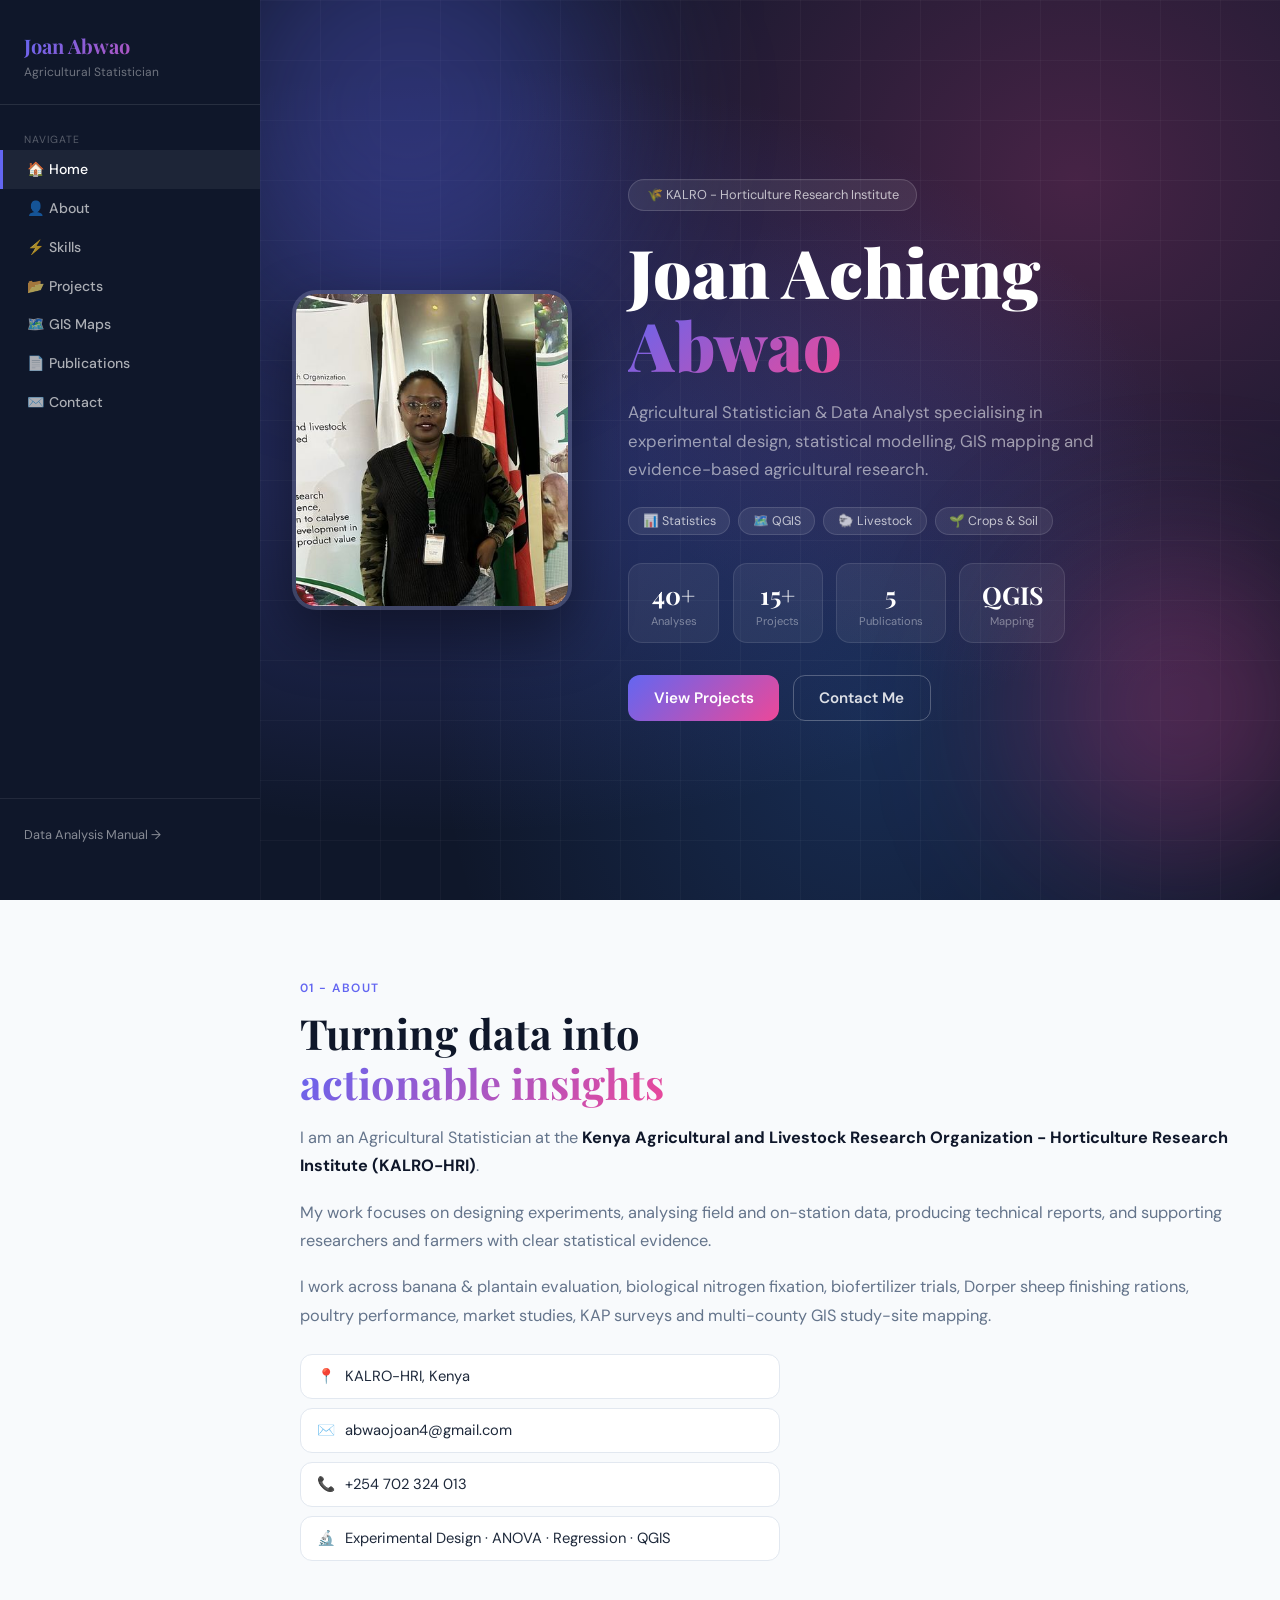
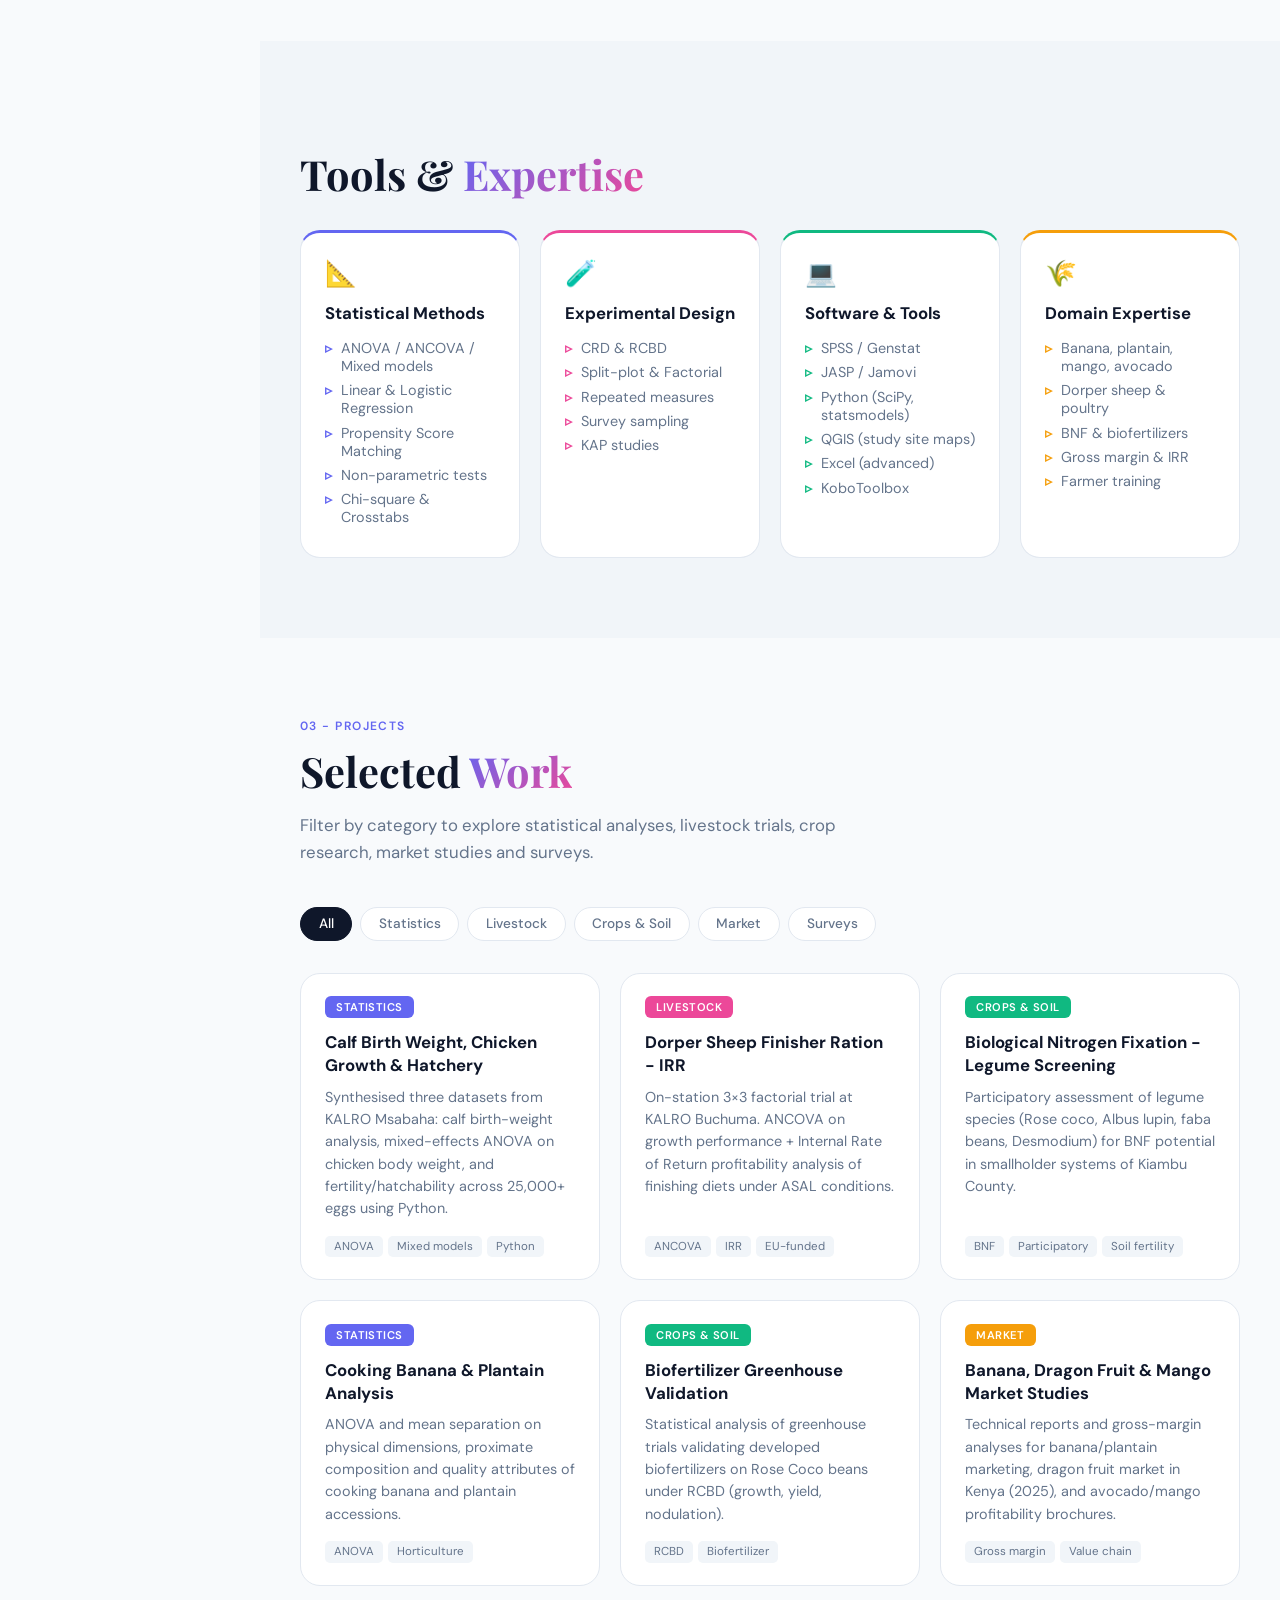
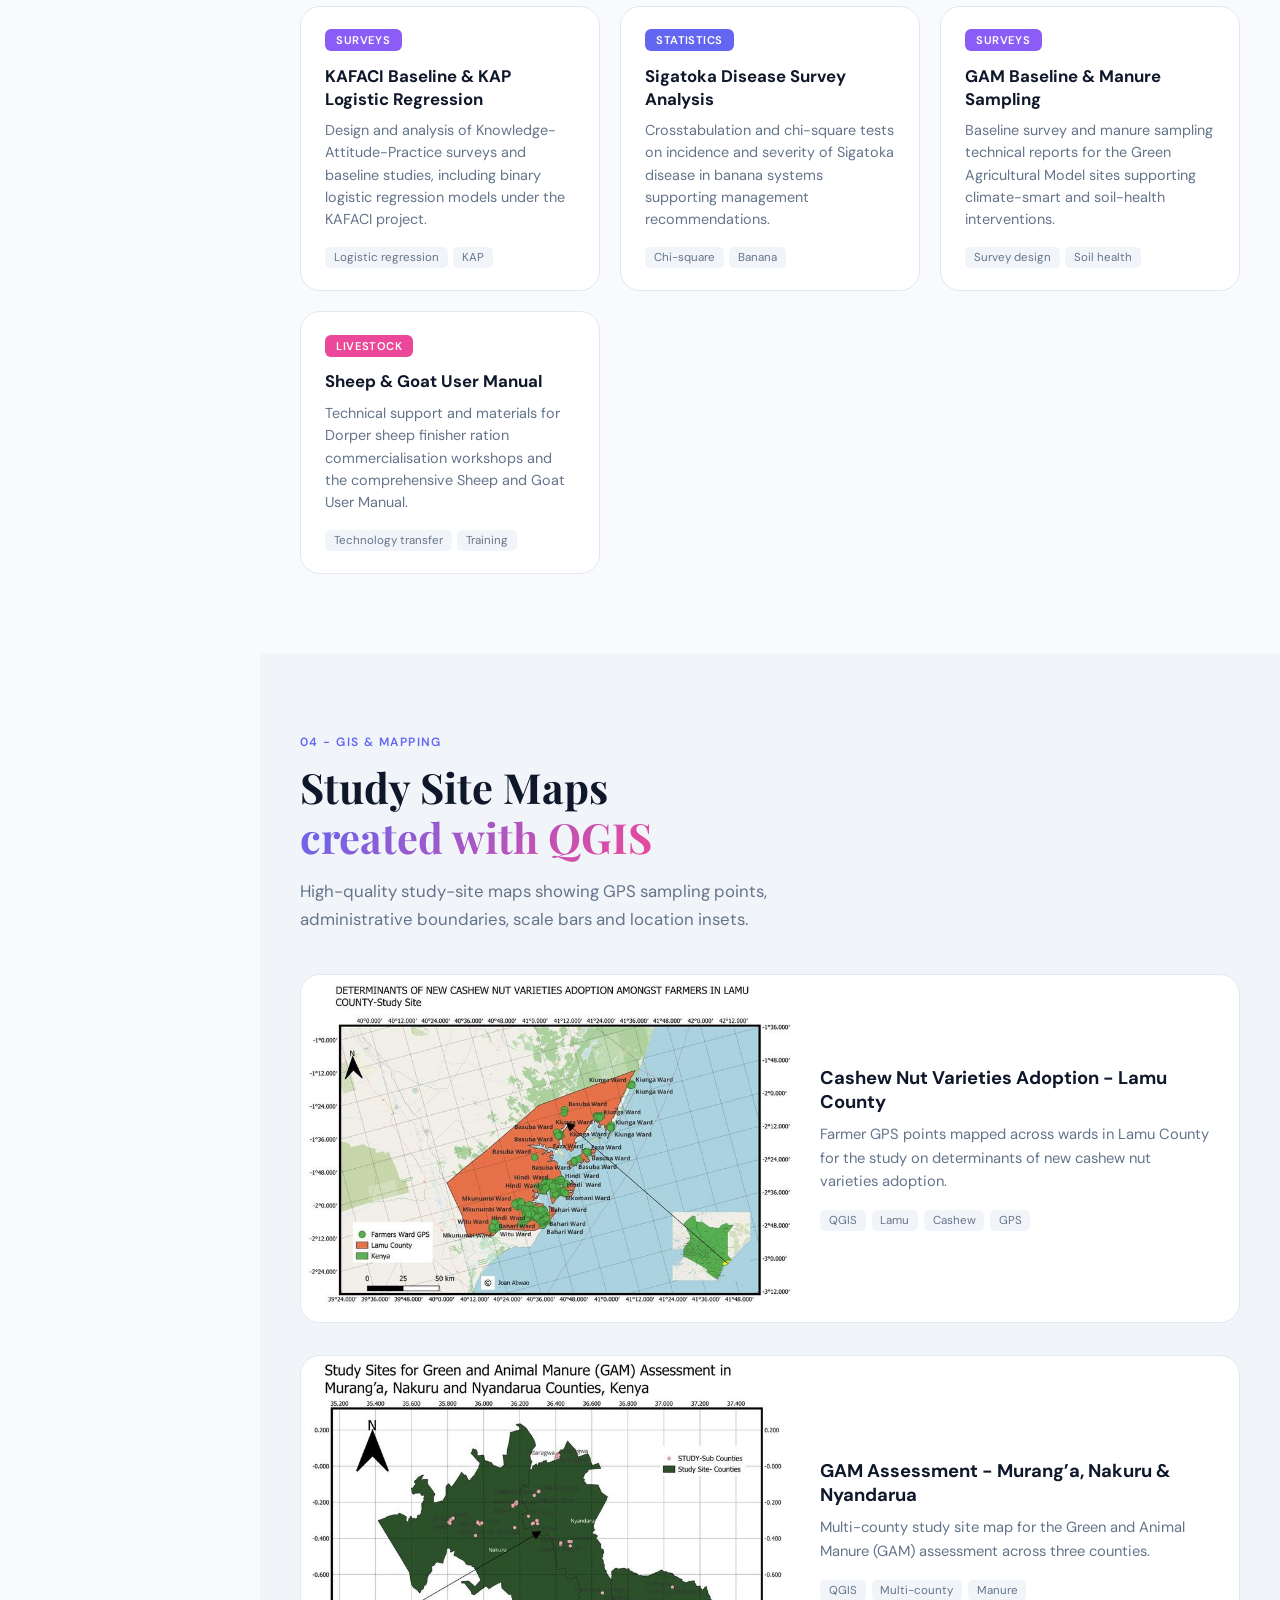
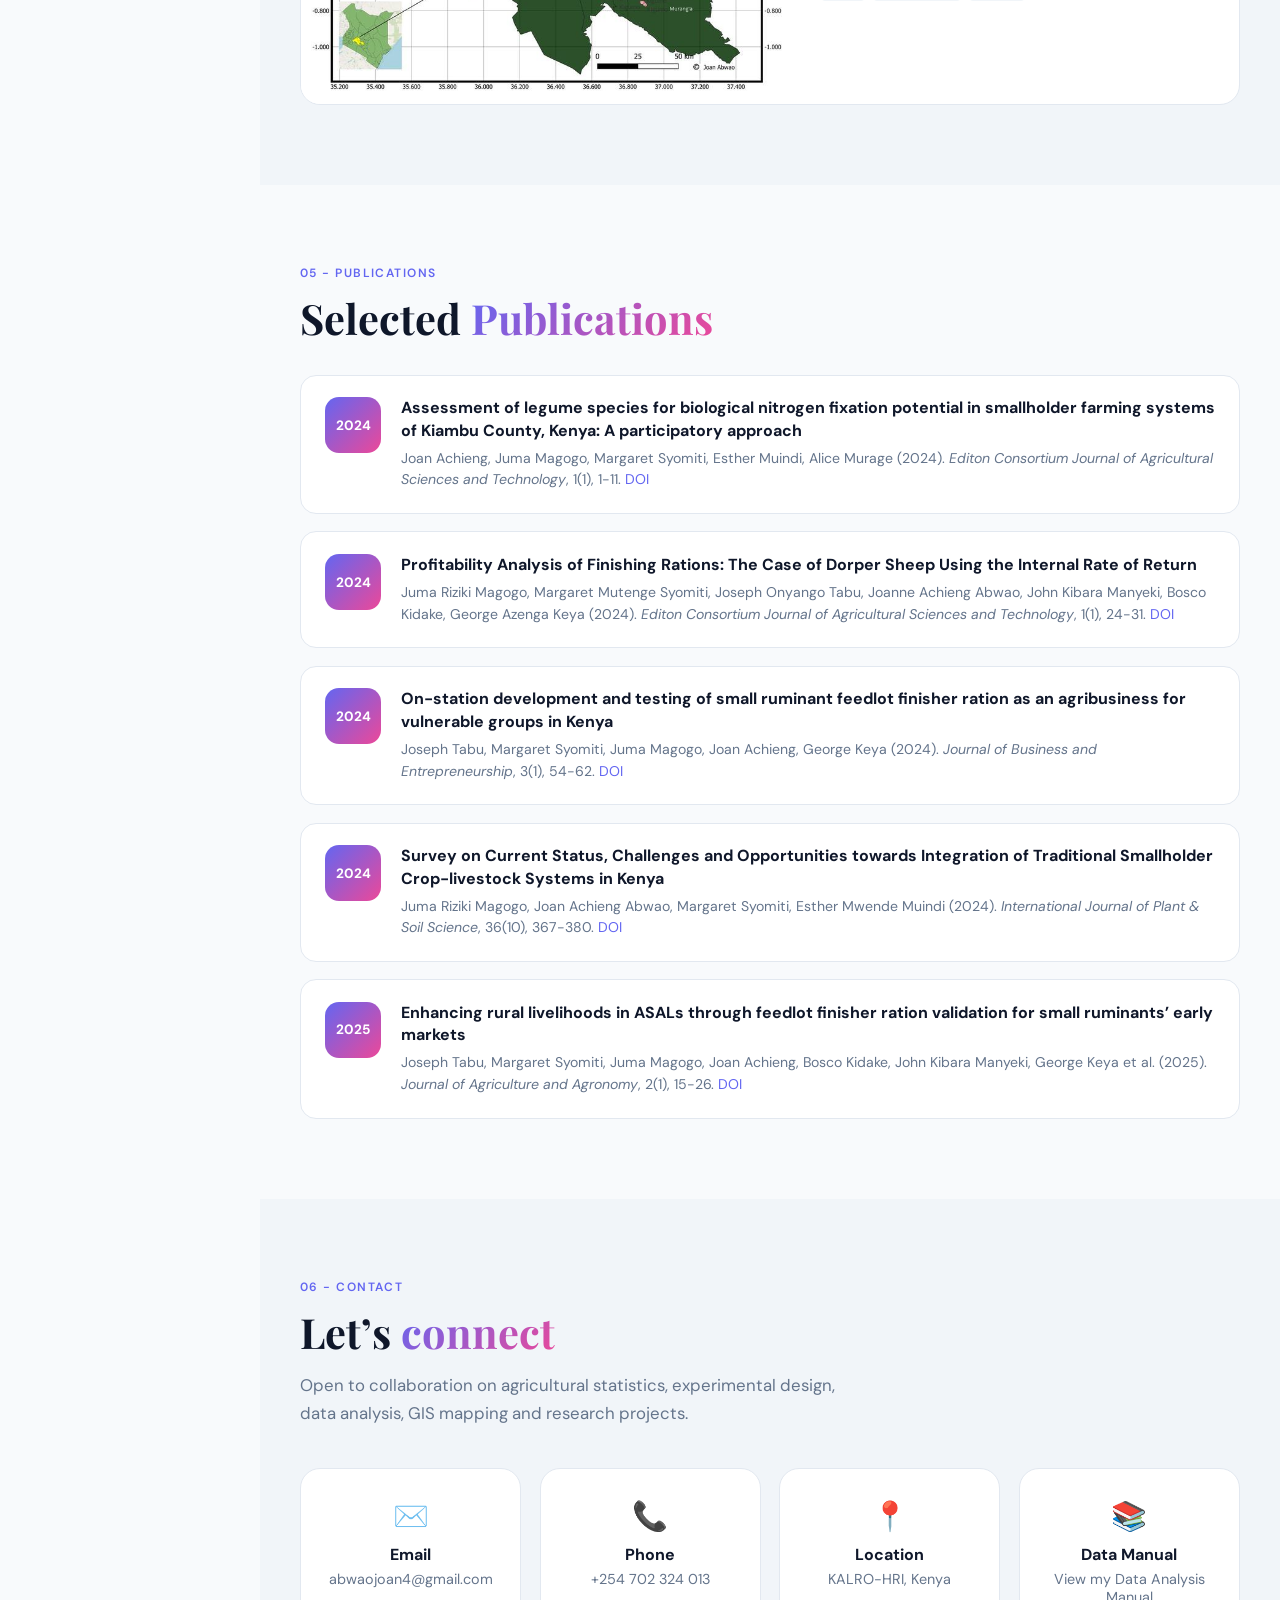
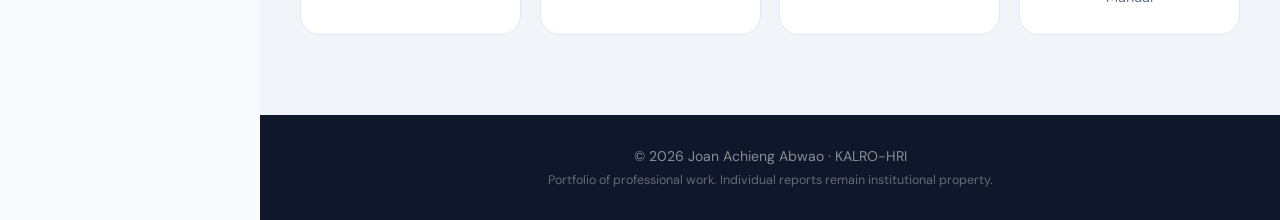
<file: index.html>
<!DOCTYPE html>
<html lang="en">
<head>
<meta charset="UTF-8">
<meta name="viewport" content="width=device-width, initial-scale=1.0">
<title>Joan Achieng Abwao | Portfolio</title>
<link href="https://fonts.googleapis.com/css2?family=Playfair+Display:wght@700;900&family=DM+Sans:wght@300;400;500;600;700&display=swap" rel="stylesheet">
<style>
:root {
  --ink:#0f172a; --soft:#1e293b; --muted:#64748b; --bg:#f8fafc; --card:#fff;
  --c1:#6366f1; --c2:#ec4899; --grad:linear-gradient(135deg,#6366f1,#ec4899);
  --shadow:0 20px 60px rgba(0,0,0,.08); --radius:20px;
}
*,*::before,*::after{box-sizing:border-box;margin:0;padding:0}
html{scroll-behavior:smooth}
body{font-family:'DM Sans',sans-serif;background:var(--bg);color:var(--ink);overflow-x:hidden}
img{max-width:100%;display:block}
a{text-decoration:none;color:inherit}
ul{list-style:none}

/* SIDEBAR */
.sidebar{position:fixed;left:0;top:0;bottom:0;width:260px;background:var(--ink);color:#fff;z-index:100;padding:2rem 0;display:flex;flex-direction:column;transition:transform .3s}
.sidebar-logo{padding:0 1.5rem 1.5rem;border-bottom:1px solid rgba(255,255,255,.1);margin-bottom:1rem}
.sidebar-logo h2{font-family:'Playfair Display',serif;font-size:1.25rem;background:var(--grad);-webkit-background-clip:text;-webkit-text-fill-color:transparent;background-clip:text}
.sidebar-logo p{color:rgba(255,255,255,.4);font-size:.75rem;margin-top:.3rem}
.nav-section{padding:.75rem 1.5rem .25rem;color:rgba(255,255,255,.3);font-size:.65rem;letter-spacing:.1em;text-transform:uppercase}
.nav-link{display:flex;align-items:center;gap:.75rem;padding:.65rem 1.5rem;color:rgba(255,255,255,.65);font-size:.88rem;font-weight:500;transition:all .2s;border-left:3px solid transparent}
.nav-link:hover,.nav-link.active{color:#fff;background:rgba(255,255,255,.06);border-left-color:var(--c1)}
.sidebar-footer{margin-top:auto;padding:1.5rem;border-top:1px solid rgba(255,255,255,.08)}
.sidebar-footer a{font-size:.8rem;color:rgba(255,255,255,.5)}
.sidebar-footer a:hover{color:#fff}
.menu-toggle{display:none;position:fixed;top:1rem;right:1rem;z-index:200;width:44px;height:44px;border-radius:12px;background:var(--ink);border:none;cursor:pointer;flex-direction:column;align-items:center;justify-content:center;gap:5px}
.menu-toggle span{display:block;width:18px;height:2px;background:#fff}

.main{margin-left:260px;min-height:100vh}

/* HERO */
.cover{min-height:100vh;background:var(--ink);display:flex;align-items:center;justify-content:center;position:relative;overflow:hidden;padding:4rem 2rem}
.cover-bg{position:absolute;inset:0;background:radial-gradient(ellipse at 20% 50%,rgba(99,102,241,.3) 0%,transparent 60%),radial-gradient(ellipse at 80% 20%,rgba(236,72,153,.25) 0%,transparent 50%),radial-gradient(ellipse at 60% 80%,rgba(59,130,246,.2) 0%,transparent 50%)}
.cover-grid{position:absolute;inset:0;background-image:linear-gradient(rgba(255,255,255,.03) 1px,transparent 1px),linear-gradient(90deg,rgba(255,255,255,.03) 1px,transparent 1px);background-size:60px 60px}
.orb{position:absolute;border-radius:50%;filter:blur(80px);pointer-events:none;animation:float 9s ease-in-out infinite}
.orb1{width:400px;height:400px;background:rgba(99,102,241,.35);top:-10%;left:-5%}
.orb2{width:300px;height:300px;background:rgba(236,72,153,.3);bottom:5%;right:-5%;animation-delay:-4s}
@keyframes float{0%,100%{transform:translateY(0)}50%{transform:translateY(-30px)}}
.cover-inner{position:relative;z-index:1;display:flex;align-items:center;gap:3.5rem;max-width:980px;width:100%}
.cover-photo img{width:280px;height:320px;object-fit:cover;border-radius:24px;border:4px solid rgba(255,255,255,.15);box-shadow:0 25px 60px rgba(0,0,0,.45)}
.cover-content{text-align:left;flex:1}
.cover-badge{display:inline-flex;background:rgba(255,255,255,.08);border:1px solid rgba(255,255,255,.15);color:rgba(255,255,255,.7);font-size:.8rem;padding:.4rem 1.1rem;border-radius:50px;margin-bottom:1.5rem}
.cover-title{font-family:'Playfair Display',serif;font-size:clamp(2.4rem,5.5vw,4.2rem);font-weight:900;color:#fff;line-height:1.08;margin-bottom:1.1rem}
.cover-title span{background:var(--grad);-webkit-background-clip:text;-webkit-text-fill-color:transparent;background-clip:text}
.cover-sub{font-size:1.05rem;color:rgba(255,255,255,.55);max-width:520px;margin:0 0 1.5rem;line-height:1.7}
.cover-meta{display:flex;flex-wrap:wrap;gap:.5rem;margin-bottom:1.75rem}
.pill{background:rgba(255,255,255,.08);border:1px solid rgba(255,255,255,.12);color:rgba(255,255,255,.7);font-size:.78rem;padding:.3rem .85rem;border-radius:50px}
.cover-stats{display:flex;gap:.85rem;flex-wrap:wrap;margin-bottom:2rem}
.cover-stat{text-align:center;background:rgba(255,255,255,.06);border:1px solid rgba(255,255,255,.1);padding:.9rem 1.35rem;border-radius:14px;min-width:90px}
.cover-stat .num{font-family:'Playfair Display',serif;font-size:1.55rem;font-weight:700;color:#fff}
.cover-stat .lbl{font-size:.7rem;color:rgba(255,255,255,.4);margin-top:.15rem}
.cover-cta{display:flex;gap:.85rem;flex-wrap:wrap}
.btn-primary{display:inline-flex;align-items:center;padding:.75rem 1.6rem;background:var(--grad);color:#fff;font-weight:600;font-size:.95rem;border-radius:12px;transition:transform .2s,box-shadow .2s}
.btn-primary:hover{transform:translateY(-2px);box-shadow:0 10px 30px rgba(99,102,241,.4)}
.btn-ghost{display:inline-flex;padding:.75rem 1.6rem;border:1px solid rgba(255,255,255,.25);color:rgba(255,255,255,.85);font-weight:600;font-size:.95rem;border-radius:12px;transition:all .2s}
.btn-ghost:hover{background:rgba(255,255,255,.08);border-color:rgba(255,255,255,.4)}

/* SECTIONS */
.section{padding:5rem 2.5rem}
.section-alt{background:#f1f5f9}
.section-inner{max-width:1000px;margin:0 auto}
.section-label{font-size:.75rem;font-weight:600;letter-spacing:.12em;text-transform:uppercase;color:var(--c1);margin-bottom:.75rem}
.section-title{font-family:'Playfair Display',serif;font-size:clamp(1.9rem,4vw,2.6rem);font-weight:700;line-height:1.2;margin-bottom:1rem}
.grad-text{background:var(--grad);-webkit-background-clip:text;-webkit-text-fill-color:transparent;background-clip:text}
.section-desc{color:var(--muted);font-size:1.05rem;max-width:560px;margin-bottom:2.5rem;line-height:1.65}

.about-text p{color:var(--muted);line-height:1.75;margin-bottom:1.1rem;font-size:1.02rem}
.about-text strong{color:var(--ink)}
.about-highlights{display:flex;flex-direction:column;gap:.6rem;margin-top:1.5rem;max-width:480px}
.highlight{display:flex;align-items:center;gap:.6rem;background:#fff;border:1px solid #e2e8f0;padding:.7rem 1rem;border-radius:12px;font-size:.92rem;color:var(--soft)}

.skills-grid{display:grid;grid-template-columns:repeat(auto-fit,minmax(220px,1fr));gap:1.25rem;margin-top:2rem}
.skill-card{background:var(--card);border:1px solid #e2e8f0;border-radius:var(--radius);padding:1.5rem;transition:transform .25s,box-shadow .25s;border-top:3px solid var(--accent,var(--c1))}
.skill-card:hover{transform:translateY(-4px);box-shadow:var(--shadow)}
.skill-icon{font-size:1.6rem;margin-bottom:.75rem}
.skill-card h3{font-size:1.05rem;margin-bottom:.9rem}
.skill-card ul li{position:relative;padding-left:1rem;margin-bottom:.4rem;font-size:.9rem;color:var(--muted)}
.skill-card ul li::before{content:"▹";position:absolute;left:0;color:var(--accent,var(--c1));font-weight:700}

.filters{display:flex;flex-wrap:wrap;gap:.5rem;margin-bottom:2rem}
.filter{padding:.45rem 1.1rem;border-radius:50px;border:1px solid #e2e8f0;background:#fff;font-size:.85rem;font-weight:500;color:var(--muted);cursor:pointer;transition:all .2s;font-family:inherit}
.filter:hover,.filter.active{background:var(--ink);color:#fff;border-color:var(--ink)}
.projects-grid{display:grid;grid-template-columns:repeat(auto-fill,minmax(290px,1fr));gap:1.25rem}
.project-card{background:#fff;border:1px solid #e2e8f0;border-radius:var(--radius);padding:1.4rem 1.5rem;transition:transform .25s,box-shadow .25s;display:flex;flex-direction:column}
.project-card:hover{transform:translateY(-5px);box-shadow:var(--shadow)}
.project-card.hidden{display:none}
.p-badge{display:inline-block;font-size:.7rem;font-weight:600;text-transform:uppercase;letter-spacing:.04em;color:#fff;padding:.25rem .7rem;border-radius:6px;margin-bottom:.85rem;width:fit-content}
.project-card h3{font-size:1.05rem;margin-bottom:.55rem;line-height:1.35}
.project-card p{font-size:.9rem;color:var(--muted);line-height:1.55;flex-grow:1;margin-bottom:1rem}
.p-tags{display:flex;flex-wrap:wrap;gap:.35rem}
.p-tags span{font-size:.72rem;background:#f1f5f9;color:var(--muted);padding:.2rem .55rem;border-radius:5px}

.maps-grid{display:flex;flex-direction:column;gap:2rem;margin-top:2rem}
.map-card{background:#fff;border:1px solid #e2e8f0;border-radius:var(--radius);overflow:hidden;display:grid;grid-template-columns:1.1fr 1fr;transition:box-shadow .25s}
.map-card:hover{box-shadow:var(--shadow)}
.map-img{background:#e2e8f0;min-height:240px}
.map-img img{width:100%;height:100%;object-fit:cover}
.map-info{padding:1.75rem;display:flex;flex-direction:column;justify-content:center}
.map-info h3{font-size:1.15rem;margin-bottom:.6rem}
.map-info p{font-size:.92rem;color:var(--muted);line-height:1.6;margin-bottom:1rem}

.pub-list{display:flex;flex-direction:column;gap:1.1rem;margin-top:2rem}
.pub-card{display:flex;gap:1.25rem;background:#fff;border:1px solid #e2e8f0;border-radius:16px;padding:1.35rem 1.5rem;transition:box-shadow .25s}
.pub-card:hover{box-shadow:var(--shadow)}
.pub-year{flex-shrink:0;width:56px;height:56px;border-radius:14px;background:var(--grad);color:#fff;font-weight:700;font-size:.85rem;display:flex;align-items:center;justify-content:center}
.pub-card h3{font-size:1rem;margin-bottom:.35rem;line-height:1.4}
.pub-card p{font-size:.88rem;color:var(--muted);line-height:1.55}

.contact-grid{display:grid;grid-template-columns:repeat(auto-fit,minmax(200px,1fr));gap:1.15rem;margin-top:2rem}
.contact-card{background:#fff;border:1px solid #e2e8f0;border-radius:var(--radius);padding:1.75rem 1.5rem;text-align:center;transition:transform .25s,box-shadow .25s}
a.contact-card:hover{transform:translateY(-4px);box-shadow:var(--shadow)}
.c-icon{font-size:1.8rem;margin-bottom:.6rem}
.contact-card h3{font-size:1rem;margin-bottom:.3rem}
.contact-card p{font-size:.9rem;color:var(--muted)}

.footer{background:var(--ink);color:rgba(255,255,255,.5);text-align:center;padding:2rem;font-size:.88rem}
.footer-note{margin-top:.4rem;font-size:.78rem;opacity:.7}

@media(max-width:960px){
  .sidebar{transform:translateX(-100%)}
  .sidebar.open{transform:translateX(0)}
  .menu-toggle{display:flex}
  .main{margin-left:0}
  .cover-inner{flex-direction:column;text-align:center;gap:2rem}
  .cover-content{text-align:center}
  .cover-sub{margin-left:auto;margin-right:auto}
  .cover-meta,.cover-stats,.cover-cta{justify-content:center}
  .cover-photo img{width:220px;height:250px}
  .map-card{grid-template-columns:1fr}
}
@media(max-width:600px){
  .section{padding:3.5rem 1.25rem}
  .cover{padding:3rem 1.25rem}
  .cover-photo img{width:180px;height:200px}
}




/* Stronger interactive scroll effects */
.reveal {
  opacity: 0;
  transform: translateY(50px) scale(0.98);
  transition: opacity 0.8s cubic-bezier(0.16, 1, 0.3, 1), transform 0.8s cubic-bezier(0.16, 1, 0.3, 1);
}
.reveal.visible {
  opacity: 1;
  transform: translateY(0) scale(1);
}
.reveal-delay-1 { transition-delay: 0.1s; }
.reveal-delay-2 { transition-delay: 0.2s; }
.reveal-delay-3 { transition-delay: 0.3s; }
.reveal-delay-4 { transition-delay: 0.4s; }

.section-title.reveal {
  transform: translateY(60px);
}
.section-title.reveal.visible {
  transform: translateY(0);
}

.project-card.reveal,
.skill-card.reveal,
.pub-card.reveal {
  transform: translateY(40px);
}
.project-card.reveal.visible,
.skill-card.reveal.visible,
.pub-card.reveal.visible {
  transform: translateY(0);
}

/* Hero parallax text movement */
.cover-title, .cover-sub, .cover-badge, .cover-meta, .cover-stats, .cover-cta, .cover-photo {
  will-change: transform;
  transition: transform 0.05s linear;
}

</style>
</head>
<body>

<aside class="sidebar" id="sidebar">
  <div class="sidebar-logo">
    <h2>Joan Abwao</h2>
    <p>Agricultural Statistician</p>
  </div>
  <nav>
    <div class="nav-section">Navigate</div>
    <a href="#home" class="nav-link active" data-section="home">🏠 Home</a>
    <a href="#about" class="nav-link" data-section="about">👤 About</a>
    <a href="#skills" class="nav-link" data-section="skills">⚡ Skills</a>
    <a href="#projects" class="nav-link" data-section="projects">📂 Projects</a>
    <a href="#maps" class="nav-link" data-section="maps">🗺️ GIS Maps</a>
    <a href="#publications" class="nav-link" data-section="publications">📄 Publications</a>
    <a href="#contact" class="nav-link" data-section="contact">✉️ Contact</a>
  </nav>
  <div class="sidebar-footer">
    <a href="https://abwaojoan.github.io/data-analysis-manual/" target="_blank">Data Analysis Manual →</a>
  </div>
</aside>

<button class="menu-toggle" id="menuToggle" aria-label="Menu"><span></span><span></span><span></span></button>

<main class="main">

<section id="home" class="cover">
  <div class="cover-bg"></div>
  <div class="cover-grid"></div>
  <div class="orb orb1"></div>
  <div class="orb orb2"></div>
  <div class="cover-inner">
    <div class="cover-photo">
      <img src="[data-uri]" alt="Joan Achieng Abwao">
    </div>
    <div class="cover-content">
      <div class="cover-badge">🌾 KALRO - Horticulture Research Institute</div>
      <h1 class="cover-title">Joan Achieng<br><span>Abwao</span></h1>
      <p class="cover-sub">Agricultural Statistician &amp; Data Analyst specialising in experimental design, statistical modelling, GIS mapping and evidence-based agricultural research.</p>
      <div class="cover-meta">
        <span class="pill">📊 Statistics</span>
        <span class="pill">🗺️ QGIS</span>
        <span class="pill">🐑 Livestock</span>
        <span class="pill">🌱 Crops &amp; Soil</span>
      </div>
      <div class="cover-stats">
        <div class="cover-stat"><div class="num">40+</div><div class="lbl">Analyses</div></div>
        <div class="cover-stat"><div class="num">15+</div><div class="lbl">Projects</div></div>
        <div class="cover-stat"><div class="num">5</div><div class="lbl">Publications</div></div>
        <div class="cover-stat"><div class="num">QGIS</div><div class="lbl">Mapping</div></div>
      </div>
      <div class="cover-cta">
        <a href="#projects" class="btn-primary">View Projects</a>
        <a href="#contact" class="btn-ghost">Contact Me</a>
      </div>
    </div>
  </div>
</section>

<section id="about" class="section">
  <div class="section-inner">
    <div class="section-label reveal">01 - About</div>
    <h2 class="section-title reveal">Turning data into<br><span class="grad-text">actionable insights</span></h2>
    <div class="about-text reveal">
      <p>I am an Agricultural Statistician at the <strong>Kenya Agricultural and Livestock Research Organization - Horticulture Research Institute (KALRO-HRI)</strong>.</p>
      <p>My work focuses on designing experiments, analysing field and on-station data, producing technical reports, and supporting researchers and farmers with clear statistical evidence.</p>
      <p>I work across banana &amp; plantain evaluation, biological nitrogen fixation, biofertilizer trials, Dorper sheep finishing rations, poultry performance, market studies, KAP surveys and multi-county GIS study-site mapping.</p>
      <div class="about-highlights">
        <div class="highlight reveal"><span>📍</span> KALRO-HRI, Kenya</div>
        <div class="highlight reveal"><span>✉️</span> abwaojoan4@gmail.com</div>
        <div class="highlight reveal"><span>📞</span> +254 702 324 013</div>
        <div class="highlight reveal"><span>🔬</span> Experimental Design · ANOVA · Regression · QGIS</div>
      </div>
    </div>
  </div>
</section>

<section id="skills" class="section section-alt">
  <div class="section-inner">
    <div class="section-label reveal">02 - Skills</div>
    <h2 class="section-title reveal">Tools &amp; <span class="grad-text">Expertise</span></h2>
    <div class="skills-grid">
      <div class="skill-card reveal" style="--accent:#6366f1">
        <div class="skill-icon">📐</div>
        <h3>Statistical Methods</h3>
        <ul>
          <li>ANOVA / ANCOVA / Mixed models</li>
          <li>Linear &amp; Logistic Regression</li>
          <li>Propensity Score Matching</li>
          <li>Non-parametric tests</li>
          <li>Chi-square &amp; Crosstabs</li>
        </ul>
      </div>
      <div class="skill-card reveal" style="--accent:#ec4899">
        <div class="skill-icon">🧪</div>
        <h3>Experimental Design</h3>
        <ul>
          <li>CRD &amp; RCBD</li>
          <li>Split-plot &amp; Factorial</li>
          <li>Repeated measures</li>
          <li>Survey sampling</li>
          <li>KAP studies</li>
        </ul>
      </div>
      <div class="skill-card reveal" style="--accent:#10b981">
        <div class="skill-icon">💻</div>
        <h3>Software &amp; Tools</h3>
        <ul>
          <li>SPSS / Genstat</li>
          <li>JASP / Jamovi</li>
          <li>Python (SciPy, statsmodels)</li>
          <li>QGIS (study site maps)</li>
          <li>Excel (advanced)</li>
          <li>KoboToolbox</li>
        </ul>
      </div>
      <div class="skill-card reveal" style="--accent:#f59e0b">
        <div class="skill-icon">🌾</div>
        <h3>Domain Expertise</h3>
        <ul>
          <li>Banana, plantain, mango, avocado</li>
          <li>Dorper sheep &amp; poultry</li>
          <li>BNF &amp; biofertilizers</li>
          <li>Gross margin &amp; IRR</li>
          <li>Farmer training</li>
        </ul>
      </div>
    </div>
  </div>
</section>

<section id="projects" class="section">
  <div class="section-inner">
    <div class="section-label reveal">03 - Projects</div>
    <h2 class="section-title reveal">Selected <span class="grad-text">Work</span></h2>
    <p class="section-desc reveal">Filter by category to explore statistical analyses, livestock trials, crop research, market studies and surveys.</p>
    <div class="filters">
      <button class="filter active" data-filter="all">All</button>
      <button class="filter" data-filter="stats">Statistics</button>
      <button class="filter" data-filter="livestock">Livestock</button>
      <button class="filter" data-filter="crops">Crops &amp; Soil</button>
      <button class="filter" data-filter="market">Market</button>
      <button class="filter" data-filter="survey">Surveys</button>
    </div>
    <div class="projects-grid" id="projectsGrid">
      <article class="project-card reveal" data-cat="stats">
        <div class="p-badge" style="background:#6366f1">Statistics</div>
        <h3>Calf Birth Weight, Chicken Growth &amp; Hatchery</h3>
        <p>Synthesised three datasets from KALRO Msabaha: calf birth-weight analysis, mixed-effects ANOVA on chicken body weight, and fertility/hatchability across 25,000+ eggs using Python.</p>
        <div class="p-tags"><span>ANOVA</span><span>Mixed models</span><span>Python</span></div>
      </article>
      <article class="project-card reveal" data-cat="stats livestock">
        <div class="p-badge" style="background:#ec4899">Livestock</div>
        <h3>Dorper Sheep Finisher Ration - IRR</h3>
        <p>On-station 3×3 factorial trial at KALRO Buchuma. ANCOVA on growth performance + Internal Rate of Return profitability analysis of finishing diets under ASAL conditions.</p>
        <div class="p-tags"><span>ANCOVA</span><span>IRR</span><span>EU-funded</span></div>
      </article>
      <article class="project-card reveal" data-cat="crops">
        <div class="p-badge" style="background:#10b981">Crops &amp; Soil</div>
        <h3>Biological Nitrogen Fixation - Legume Screening</h3>
        <p>Participatory assessment of legume species (Rose coco, Albus lupin, faba beans, Desmodium) for BNF potential in smallholder systems of Kiambu County.</p>
        <div class="p-tags"><span>BNF</span><span>Participatory</span><span>Soil fertility</span></div>
      </article>
      <article class="project-card reveal" data-cat="stats">
        <div class="p-badge" style="background:#6366f1">Statistics</div>
        <h3>Cooking Banana &amp; Plantain Analysis</h3>
        <p>ANOVA and mean separation on physical dimensions, proximate composition and quality attributes of cooking banana and plantain accessions.</p>
        <div class="p-tags"><span>ANOVA</span><span>Horticulture</span></div>
      </article>
      <article class="project-card reveal" data-cat="crops">
        <div class="p-badge" style="background:#10b981">Crops &amp; Soil</div>
        <h3>Biofertilizer Greenhouse Validation</h3>
        <p>Statistical analysis of greenhouse trials validating developed biofertilizers on Rose Coco beans under RCBD (growth, yield, nodulation).</p>
        <div class="p-tags"><span>RCBD</span><span>Biofertilizer</span></div>
      </article>
      <article class="project-card reveal" data-cat="market">
        <div class="p-badge" style="background:#f59e0b">Market</div>
        <h3>Banana, Dragon Fruit &amp; Mango Market Studies</h3>
        <p>Technical reports and gross-margin analyses for banana/plantain marketing, dragon fruit market in Kenya (2025), and avocado/mango profitability brochures.</p>
        <div class="p-tags"><span>Gross margin</span><span>Value chain</span></div>
      </article>
      <article class="project-card reveal" data-cat="survey">
        <div class="p-badge" style="background:#8b5cf6">Surveys</div>
        <h3>KAFACI Baseline &amp; KAP Logistic Regression</h3>
        <p>Design and analysis of Knowledge-Attitude-Practice surveys and baseline studies, including binary logistic regression models under the KAFACI project.</p>
        <div class="p-tags"><span>Logistic regression</span><span>KAP</span></div>
      </article>
      <article class="project-card reveal" data-cat="stats">
        <div class="p-badge" style="background:#6366f1">Statistics</div>
        <h3>Sigatoka Disease Survey Analysis</h3>
        <p>Crosstabulation and chi-square tests on incidence and severity of Sigatoka disease in banana systems supporting management recommendations.</p>
        <div class="p-tags"><span>Chi-square</span><span>Banana</span></div>
      </article>
      <article class="project-card reveal" data-cat="survey">
        <div class="p-badge" style="background:#8b5cf6">Surveys</div>
        <h3>GAM Baseline &amp; Manure Sampling</h3>
        <p>Baseline survey and manure sampling technical reports for the Green Agricultural Model sites supporting climate-smart and soil-health interventions.</p>
        <div class="p-tags"><span>Survey design</span><span>Soil health</span></div>
      </article>
      <article class="project-card reveal" data-cat="livestock">
        <div class="p-badge" style="background:#ec4899">Livestock</div>
        <h3>Sheep &amp; Goat User Manual</h3>
        <p>Technical support and materials for Dorper sheep finisher ration commercialisation workshops and the comprehensive Sheep and Goat User Manual.</p>
        <div class="p-tags"><span>Technology transfer</span><span>Training</span></div>
      </article>
    </div>
  </div>
</section>

<section id="maps" class="section section-alt">
  <div class="section-inner">
    <div class="section-label reveal">04 - GIS &amp; Mapping</div>
    <h2 class="section-title reveal">Study Site Maps<br><span class="grad-text">created with QGIS</span></h2>
    <p class="section-desc reveal">High-quality study-site maps showing GPS sampling points, administrative boundaries, scale bars and location insets.</p>
    <div class="maps-grid">
      <div class="map-card reveal">
        <div class="map-img"><img src="[data-uri]" alt="Lamu cashew study sites"></div>
        <div class="map-info">
          <h3>Cashew Nut Varieties Adoption - Lamu County</h3>
          <p>Farmer GPS points mapped across wards in Lamu County for the study on determinants of new cashew nut varieties adoption.</p>
          <div class="p-tags"><span>QGIS</span><span>Lamu</span><span>Cashew</span><span>GPS</span></div>
        </div>
      </div>
      <div class="map-card reveal">
        <div class="map-img"><img src="[data-uri]" alt="GAM study sites"></div>
        <div class="map-info">
          <h3>GAM Assessment - Murang’a, Nakuru &amp; Nyandarua</h3>
          <p>Multi-county study site map for the Green and Animal Manure (GAM) assessment across three counties.</p>
          <div class="p-tags"><span>QGIS</span><span>Multi-county</span><span>Manure</span></div>
        </div>
      </div>
    </div>
  </div>
</section>

<section id="publications" class="section">
  <div class="section-inner">
    <div class="section-label reveal">05 - Publications</div>
    <h2 class="section-title reveal">Selected <span class="grad-text">Publications</span></h2>
    <div class="pub-list">
      <article class="pub-card reveal">
        <div class="pub-year">2024</div>
        <div>
          <h3>Assessment of legume species for biological nitrogen fixation potential in smallholder farming systems of Kiambu County, Kenya: A participatory approach</h3>
          <p>Joan Achieng, Juma Magogo, Margaret Syomiti, Esther Muindi, Alice Murage (2024). <em>Editon Consortium Journal of Agricultural Sciences and Technology</em>, 1(1), 1-11. <a href="https://doi.org/10.51317/ecjast.v1i1.512" target="_blank" style="color:#6366f1">DOI</a></p>
        </div>
      </article>
      <article class="pub-card reveal">
        <div class="pub-year">2024</div>
        <div>
          <h3>Profitability Analysis of Finishing Rations: The Case of Dorper Sheep Using the Internal Rate of Return</h3>
          <p>Juma Riziki Magogo, Margaret Mutenge Syomiti, Joseph Onyango Tabu, Joanne Achieng Abwao, John Kibara Manyeki, Bosco Kidake, George Azenga Keya (2024). <em>Editon Consortium Journal of Agricultural Sciences and Technology</em>, 1(1), 24-31. <a href="https://doi.org/10.51317/ecjast.v1i1.554" target="_blank" style="color:#6366f1">DOI</a></p>
        </div>
      </article>
      <article class="pub-card reveal">
        <div class="pub-year">2024</div>
        <div>
          <h3>On-station development and testing of small ruminant feedlot finisher ration as an agribusiness for vulnerable groups in Kenya</h3>
          <p>Joseph Tabu, Margaret Syomiti, Juma Magogo, Joan Achieng, George Keya (2024). <em>Journal of Business and Entrepreneurship</em>, 3(1), 54-62. <a href="https://doi.org/10.51317/jbe.v3i1.661" target="_blank" style="color:#6366f1">DOI</a></p>
        </div>
      </article>
      <article class="pub-card reveal">
        <div class="pub-year">2024</div>
        <div>
          <h3>Survey on Current Status, Challenges and Opportunities towards Integration of Traditional Smallholder Crop-livestock Systems in Kenya</h3>
          <p>Juma Riziki Magogo, Joan Achieng Abwao, Margaret Syomiti, Esther Mwende Muindi (2024). <em>International Journal of Plant &amp; Soil Science</em>, 36(10), 367-380. <a href="https://doi.org/10.9734/ijpss/2024/v36i105088" target="_blank" style="color:#6366f1">DOI</a></p>
        </div>
      </article>
      <article class="pub-card reveal">
        <div class="pub-year">2025</div>
        <div>
          <h3>Enhancing rural livelihoods in ASALs through feedlot finisher ration validation for small ruminants’ early markets</h3>
          <p>Joseph Tabu, Margaret Syomiti, Juma Magogo, Joan Achieng, Bosco Kidake, John Kibara Manyeki, George Keya et al. (2025). <em>Journal of Agriculture and Agronomy</em>, 2(1), 15-26. <a href="https://doi.org/10.51317/jaaa.v2i1.652" target="_blank" style="color:#6366f1">DOI</a></p>
        </div>
      </article>
    </div>
  </div>
</section>

<section id="contact" class="section section-alt">
  <div class="section-inner">
    <div class="section-label reveal">06 - Contact</div>
    <h2 class="section-title reveal">Let’s <span class="grad-text">connect</span></h2>
    <p class="section-desc reveal">Open to collaboration on agricultural statistics, experimental design, data analysis, GIS mapping and research projects.</p>
    <div class="contact-grid">
      <a href="mailto:abwaojoan4@gmail.com" class="contact-card reveal">
        <div class="c-icon">✉️</div>
        <h3>Email</h3>
        <p>abwaojoan4@gmail.com</p>
      </a>
      <a href="tel:+254702324013" class="contact-card reveal">
        <div class="c-icon">📞</div>
        <h3>Phone</h3>
        <p>+254 702 324 013</p>
      </a>
      <div class="contact-card reveal">
        <div class="c-icon">📍</div>
        <h3>Location</h3>
        <p>KALRO-HRI, Kenya</p>
      </div>
      <a href="https://abwaojoan.github.io/data-analysis-manual/" target="_blank" class="contact-card reveal">
        <div class="c-icon">📚</div>
        <h3>Data Manual</h3>
        <p>View my Data Analysis Manual</p>
      </a>
    </div>
  </div>
</section>

<footer class="footer">
  <p>© <span id="year"></span> Joan Achieng Abwao · KALRO-HRI</p>
  <p class="footer-note">Portfolio of professional work. Individual reports remain institutional property.</p>
</footer>
</main>

<script>
const menuToggle=document.getElementById('menuToggle');
const sidebar=document.getElementById('sidebar');
if(menuToggle&&sidebar){menuToggle.addEventListener('click',()=>sidebar.classList.toggle('open'));}
document.querySelectorAll('.nav-link').forEach(l=>l.addEventListener('click',()=>sidebar.classList.remove('open')));
const sections=document.querySelectorAll('section[id]');
const navLinks=document.querySelectorAll('.nav-link');
function setActive(){const y=window.scrollY+120;sections.forEach(s=>{const t=s.offsetTop,h=s.offsetHeight,id=s.id;if(y>=t&&y<t+h){navLinks.forEach(l=>l.classList.remove('active'));const a=document.querySelector('.nav-link[data-section="'+id+'"]');if(a)a.classList.add('active');}});}
window.addEventListener('scroll',setActive);
document.querySelectorAll('.filter').forEach(btn=>{
  btn.addEventListener('click',()=>{
    document.querySelectorAll('.filter').forEach(b=>b.classList.remove('active'));
    btn.classList.add('active');
    const f=btn.dataset.filter;
    document.querySelectorAll('.project-card').forEach(c=>{
      if(f==='all')c.classList.remove('hidden');
      else c.classList.toggle('hidden',!(c.dataset.cat||'').split(' ').includes(f));
    });
  });
});
document.getElementById('year').textContent=new Date().getFullYear();


// Strong scroll reveal
(function(){
  const reveals = document.querySelectorAll('.reveal');
  const io = new IntersectionObserver((entries) => {
    entries.forEach((e, i) => {
      if (e.isIntersecting) {
        e.target.classList.add('visible');
      }
    });
  }, { threshold: 0.08, rootMargin: '0px 0px -30px 0px' });
  reveals.forEach(el => io.observe(el));

  // Hero text moves on scroll (parallax)
  const coverTitle = document.querySelector('.cover-title');
  const coverSub = document.querySelector('.cover-sub');
  const coverPhoto = document.querySelector('.cover-photo');
  const coverBadge = document.querySelector('.cover-badge');
  const coverMeta = document.querySelector('.cover-meta');
  const coverStats = document.querySelector('.cover-stats');
  const coverCta = document.querySelector('.cover-cta');

  window.addEventListener('scroll', () => {
    const y = window.scrollY;
    if (y < window.innerHeight * 1.2) {
      if (coverTitle) coverTitle.style.transform = 'translateY(' + (y * 0.45) + 'px)';
      if (coverSub) coverSub.style.transform = 'translateY(' + (y * 0.3) + 'px)';
      if (coverBadge) coverBadge.style.transform = 'translateY(' + (y * 0.2) + 'px)';
      if (coverPhoto) coverPhoto.style.transform = 'translateY(' + (y * 0.25) + 'px)';
      if (coverMeta) coverMeta.style.transform = 'translateY(' + (y * 0.22) + 'px)';
      if (coverStats) coverStats.style.transform = 'translateY(' + (y * 0.18) + 'px)';
      if (coverCta) coverCta.style.transform = 'translateY(' + (y * 0.15) + 'px)';
    }
  }, { passive: true });
})();

</script>
</body>
</html>
</file>
